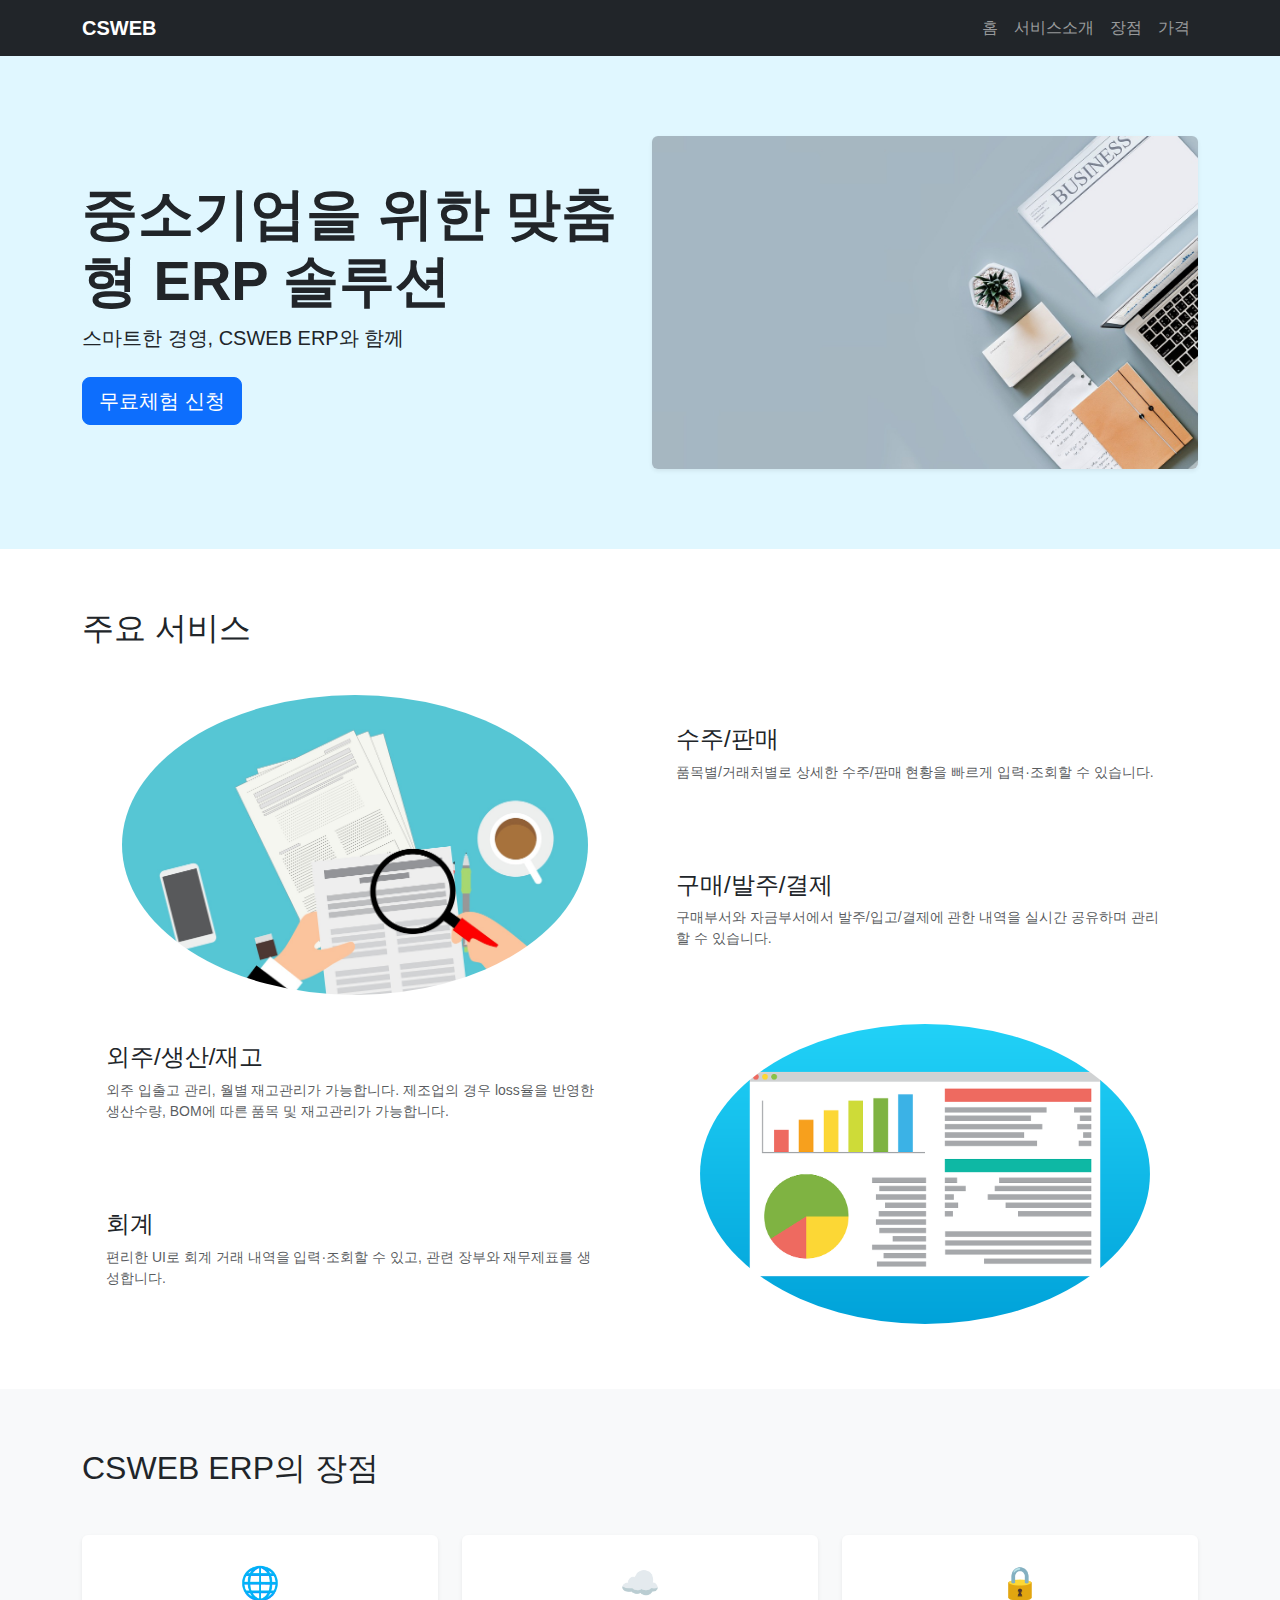
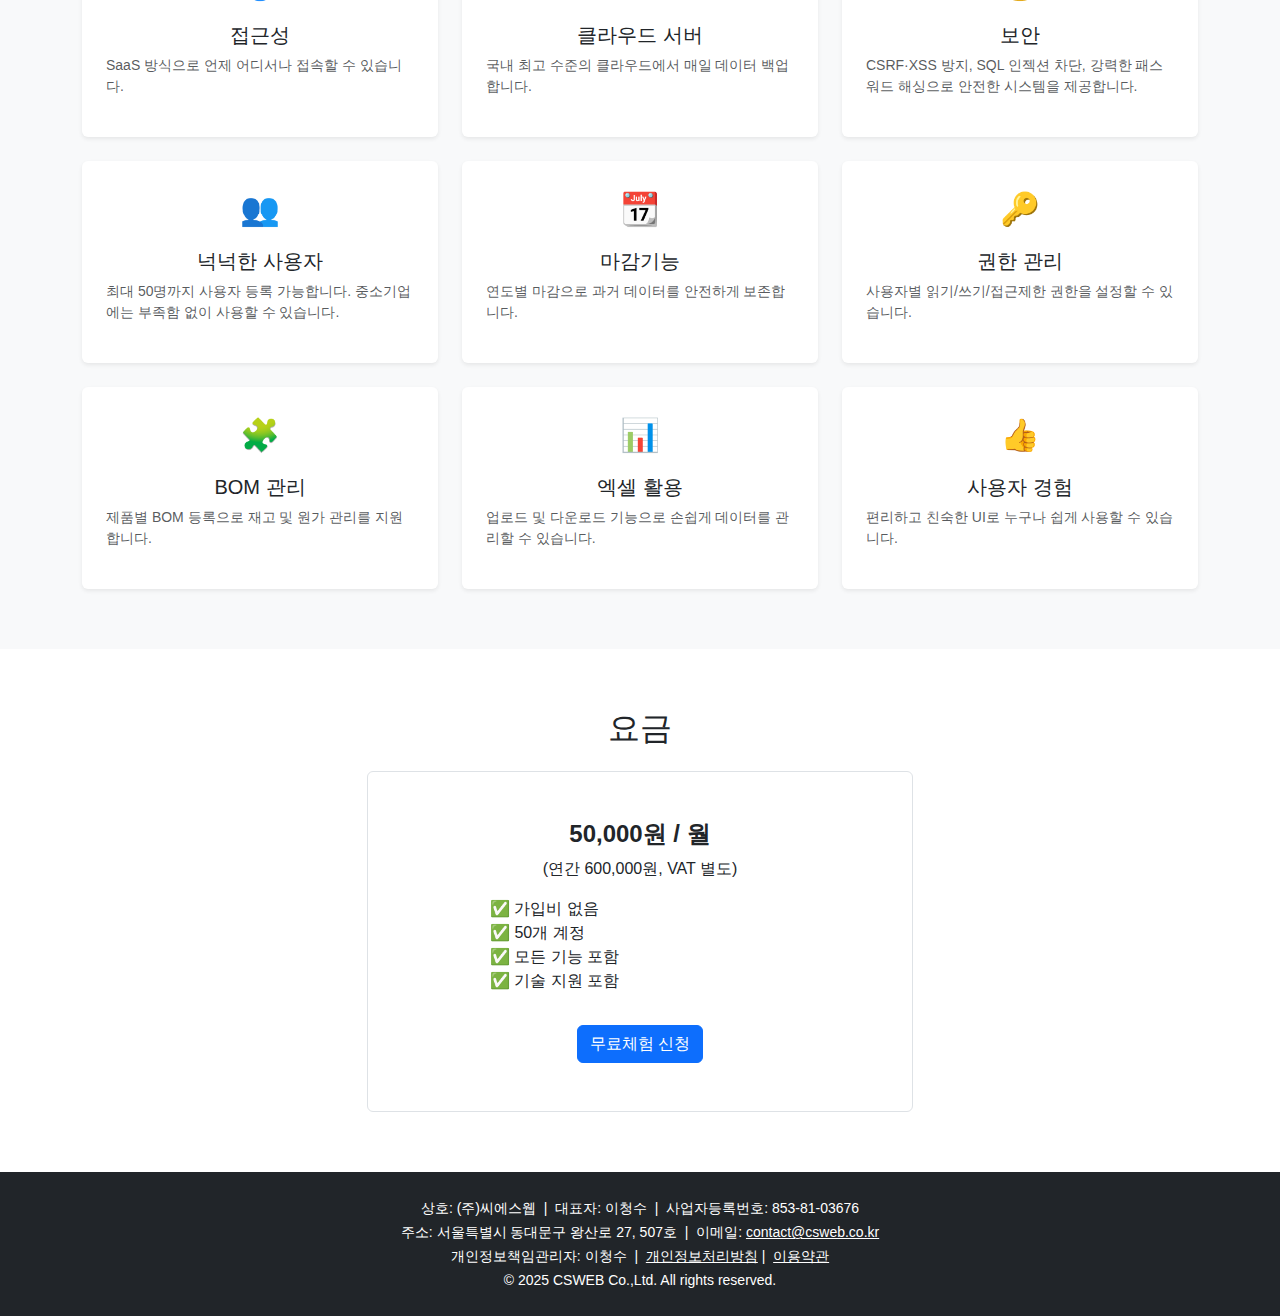
<file: index copy.html>
<!DOCTYPE html>
<html lang="ko">
<head>
    <meta charset="UTF-8" />
    <meta name="viewport" content="width=device-width, initial-scale=1" />
    <title>CSWEB ERP - 스마트 경영의 시작</title>
    <!-- Bootstrap 5 CSS -->
    <link href="https://cdn.jsdelivr.net/npm/bootstrap@5.3.2/dist/css/bootstrap.min.css" rel="stylesheet"/>
    <link href="/static/css/style.css" rel="stylesheet">
</head>
<body>
    <!-- Header -->
    <header class="bg-white shadow-sm fixed-top">
        <nav class="navbar navbar-expand-lg navbar-dark bg-dark fixed-top">
            <div class="container">
                <a class="navbar-brand fw-bold" href="#">CSWEB</a>
                <button class="navbar-toggler" type="button" data-bs-toggle="collapse" data-bs-target="#navbarNav">
                    <span class="navbar-toggler-icon"></span>
                </button>
                <div class="collapse navbar-collapse justify-content-end" id="navbarNav">
                    <ul class="navbar-nav">
                        <li class="nav-item"><a class="nav-link" href="#home">홈</a></li>
                        <li class="nav-item"><a class="nav-link" href="#services">서비스소개</a></li>
                        <li class="nav-item"><a class="nav-link" href="#advantages">장점</a></li>
                        <li class="nav-item"><a class="nav-link" href="#pricing">가격</a></li>
                    </ul>
                </div>
            </div>
        </nav>
    </header>

    <!-- Hero Section -->
    <section id="home" class="hero-section">
        <div class="container">
            <div class="row align-items-center">
                <!-- Text Column -->
                <div class="col-md-6 mb-4 mb-md-0">
                    <h1 class="display-4 fw-bold">중소기업을 위한 맞춤형 ERP 솔루션</h1>
                    <p class="lead mb-4">스마트한 경영, CSWEB ERP와 함께</p>
                    <a href="#advantages" class="btn btn-primary btn-lg">무료체험 신청</a>
                </div>
                <!-- Image Column -->
                <div class="col-md-6 text-center">
                    <img src="img/01.jpg" alt="메인 이미지" class="img-fluid rounded shadow-sm">
                </div>
            </div>
        </div>
    </section>

    <!-- Services Section -->
    <section id="services" class="section text-center">
        <div class="container">
            <h2 class="mb-5 text-start">주요 서비스</h2>
            <div class="row g-4 mb-4 align-items-center">
                <div class="col-md-6 d-flex justify-content-center">
                    <img src="img/02.jpg" alt="서비스 이미지" class="img-fluid rounded-circle" style="max-height: 300px;">
                </div>
                <div class="col-md-6">
                    <div class="row g-4 h-100">
                        <div class="col-12">
                            <div class="p-4 border-0 bg-transparent text-start h-100">
                                <!-- <div class="feature-icon mb-3">📦</div> -->
                                <h4>수주/판매</h4>
                                <p class="small text-muted">품목별/거래처별로 상세한 수주/판매 현황을 빠르게 입력·조회할 수 있습니다.</p>
                            </div>
                        </div>
                        <div class="col-12">
                            <div class="p-4 border-0 bg-transparent text-start h-100">
                                <!-- <div class="feature-icon mb-3">🛒</div> -->
                                <h4>구매/발주/결제</h4>
                                <p class="small text-muted">구매부서와 자금부서에서 발주/입고/결제에 관한 내역을 실시간 공유하며 관리 할 수 있습니다.</p>
                            </div>
                        </div>
                    </div>
                </div>
            </div>
        
            <div class="row g-4 align-items-center">
                <div class="col-md-6">
                    <div class="row g-4">
                        <div class="col-12">
                            <div class="p-4 border-0 bg-transparent text-start h-100">
                                <!-- <div class="feature-icon mb-3">🤝</div> -->
                                <h4>외주/생산/재고</h4>
                                <p class="small text-muted">
                                    외주 입출고 관리, 월별 재고관리가 가능합니다. 제조업의 경우 loss율을 반영한 생산수량, BOM에 따른 품목 및 재고관리가 가능합니다.
                                </p>
                            </div>
                        </div>
                        <div class="col-12">
                            <div class="p-4 border-0 bg-transparent text-start h-100">
                                <!-- <div class="feature-icon mb-3">📊</div> -->
                                <h4>회계</h4>
                                <p class="small text-muted">편리한 UI로 회계 거래 내역을 입력·조회할 수 있고, 관련 장부와 재무제표를 생성합니다.</p>
                            </div>
                        </div>
                    </div>
                </div>
                <div class="col-md-6 d-flex justify-content-center">
                    <img src="img/03.png" alt="서비스 이미지" class="img-fluid rounded-circle" style="max-height: 300px;">
                </div>
            </div>
        </div>
    </section>

    <!-- Advantages Section -->
    <section id="advantages" class="section bg-light text-center">
        <div class="container">
            <h2 class="mb-5 text-start">CSWEB ERP의 장점</h2>
            <div class="row g-4 align-items-stretch">
                <div class="col-md-4">
                    <div class="p-4 bg-white rounded shadow-sm h-100">
                        <div class="feature-icon mb-3" style="font-size: 2rem;">🌐</div>
                        <h5>접근성</h5>
                        <p class="small text-muted text-start">SaaS 방식으로 언제 어디서나 접속할 수 있습니다.</p>
                    </div>
                </div>
                <div class="col-md-4">
                    <div class="p-4 bg-white rounded shadow-sm h-100">
                        <div class="feature-icon mb-3" style="font-size: 2rem;">☁️</div>
                        <h5>클라우드 서버</h5>
                        <p class="small text-muted text-start">국내 최고 수준의 클라우드에서 매일 데이터 백업합니다.</p>
                    </div>
                </div>
                <div class="col-md-4">
                    <div class="p-4 bg-white rounded shadow-sm h-100">
                        <div class="feature-icon mb-3" style="font-size: 2rem;">🔒</div>
                        <h5>보안</h5>
                        <p class="small text-muted text-start">CSRF·XSS 방지, SQL 인젝션 차단, 강력한 패스워드 해싱으로 안전한 시스템을 제공합니다.</p>
                    </div>
                </div>

                <div class="col-md-4">
                    <div class="p-4 bg-white rounded shadow-sm h-100">
                        <div class="feature-icon mb-3" style="font-size: 2rem;">👥</div>
                        <h5>넉넉한 사용자</h5>
                        <p class="small text-muted text-start">최대 50명까지 사용자 등록 가능합니다. 중소기업에는 부족함 없이 사용할 수 있습니다.</p>
                    </div>
                </div>
                <div class="col-md-4">
                    <div class="p-4 bg-white rounded shadow-sm h-100">
                        <div class="feature-icon mb-3" style="font-size: 2rem;">📆</div>
                        <h5>마감기능</h5>
                        <p class="small text-muted text-start">연도별 마감으로 과거 데이터를 안전하게 보존합니다.</p>
                    </div>
                </div>
                <div class="col-md-4">
                    <div class="p-4 bg-white rounded shadow-sm h-100">
                        <div class="feature-icon mb-3" style="font-size: 2rem;">🔑</div>
                        <h5>권한 관리</h5>
                        <p class="small text-muted text-start">사용자별 읽기/쓰기/접근제한 권한을 설정할 수 있습니다.</p>
                    </div>
                </div>
        
                <div class="col-md-4">
                    <div class="p-4 bg-white rounded shadow-sm h-100">
                        <div class="feature-icon mb-3" style="font-size: 2rem;">🧩</div>
                        <h5>BOM 관리</h5>
                        <p class="small text-muted text-start">제품별 BOM 등록으로 재고 및 원가 관리를 지원합니다.</p>
                    </div>
                </div>
                <div class="col-md-4">
                    <div class="p-4 bg-white rounded shadow-sm h-100">
                        <div class="feature-icon mb-3" style="font-size: 2rem;">📊</div>
                        <h5>엑셀 활용</h5>
                        <p class="small text-muted text-start">업로드 및 다운로드 기능으로 손쉽게 데이터를 관리할 수 있습니다.</p>
                    </div>
                </div>
                <div class="col-md-4">
                    <div class="p-4 bg-white rounded shadow-sm h-100">
                        <div class="feature-icon mb-3" style="font-size: 2rem;">👍</div>
                        <h5>사용자 경험</h5>
                        <p class="small text-muted text-start">편리하고 친숙한 UI로 누구나 쉽게 사용할 수 있습니다.</p>
                    </div>
                </div>
            </div>
        </div>
    </section>

    <!-- Pricing Section -->
    <section id="pricing" class="section text-center">
        <div class="container">
            <h2 class="mb-4">요금</h2>
            <div class="row justify-content-center">
                <div class="col-md-6">
                    <div class="border rounded p-5 bg-white">
                        <h4 class="fw-bold">50,000원 / 월</h4>
                        <p>(연간 600,000원, VAT 별도)</p>
                        <ul class="list-unstyled text-start mx-auto" style="max-width:300px;">
                            <li>✅ 가입비 없음</li>
                            <li>✅ 50개 계정</li>
                            <li>✅ 모든 기능 포함</li>
                            <li>✅ 기술 지원 포함</li>
                        </ul>
                        <a href="#home" class="btn btn-primary mt-3">무료체험 신청</a>
                    </div>
                </div>
            </div>
        </div>
    </section>

    <!-- Footer -->
    <footer class="bg-dark text-white text-center p-4">
        <small>
            상호: (주)씨에스웹 &nbsp;|&nbsp; 대표자: 이청수 &nbsp;|&nbsp; 사업자등록번호: 853-81-03676<br />
            주소: 서울특별시 동대문구 왕산로 27, 507호 &nbsp;|&nbsp; 이메일: <span id="email-obf"></span> <!-- &nbsp;|&nbsp; 전화: 02-1234-5678 --><br />
            개인정보책임관리자: 이청수 &nbsp;|&nbsp; <a href="privacy.html" class="text-white text-decoration-underline">개인정보처리방침</a>&nbsp;|&nbsp; 
            <a href="terms.html" class="text-white text-decoration-underline">이용약관</a><br />
            © 2025 CSWEB Co.,Ltd. All rights reserved.
        </small>
    </footer>

    <script src="/static/js/scripts.js"></script>
    <script src="https://cdn.jsdelivr.net/npm/bootstrap@5.3.2/dist/js/bootstrap.bundle.min.js"></script>

</body>
</html>
</file>
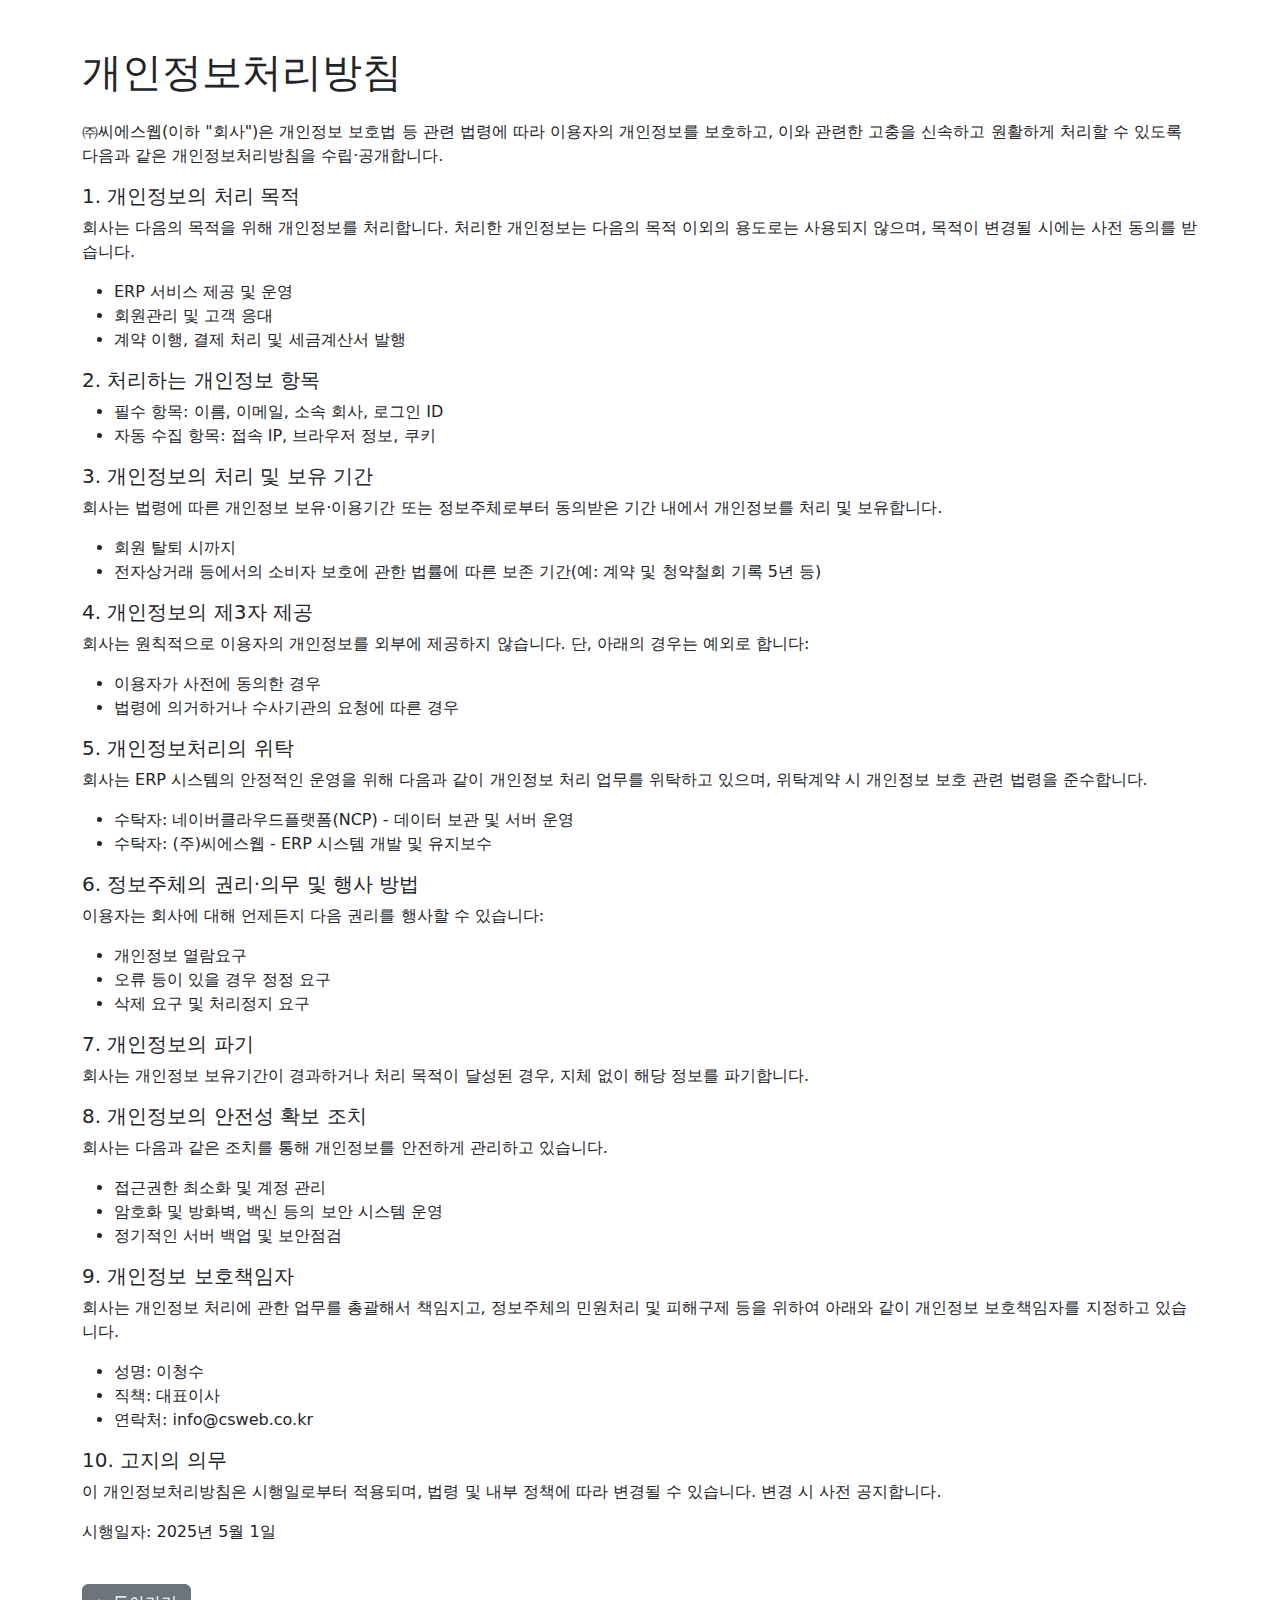
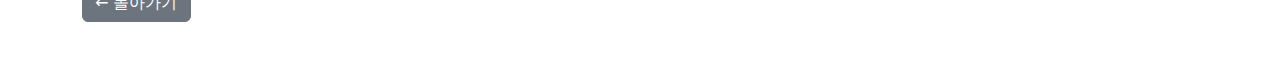
<file: privacy.html>
<!DOCTYPE html>
<html lang="ko">
<head>
    <meta charset="UTF-8" />
    <meta name="viewport" content="width=device-width, initial-scale=1" />
    <title>개인정보처리방침 - CSWEB</title>
    <link href="https://cdn.jsdelivr.net/npm/bootstrap@5.3.2/dist/css/bootstrap.min.css" rel="stylesheet" />
</head>
<body>
    <div class="container py-5">
        <h1 class="mb-4">개인정보처리방침</h1>
        <p>
            ㈜씨에스웹(이하 "회사")은 개인정보 보호법 등 관련 법령에 따라 이용자의 개인정보를 보호하고, 이와 관련한 고충을 신속하고 원활하게 처리할 수 있도록 다음과 같은 개인정보처리방침을 수립·공개합니다.
        </p>

        <h5>1. 개인정보의 처리 목적</h5>
        <p>
            회사는 다음의 목적을 위해 개인정보를 처리합니다. 처리한 개인정보는 다음의 목적 이외의 용도로는 사용되지 않으며, 목적이 변경될 시에는 사전 동의를 받습니다.
        </p>
        <ul>
            <li>ERP 서비스 제공 및 운영</li>
            <li>회원관리 및 고객 응대</li>
            <li>계약 이행, 결제 처리 및 세금계산서 발행</li>
        </ul>

        <h5>2. 처리하는 개인정보 항목</h5>
        <ul>
            <li>필수 항목: 이름, 이메일, 소속 회사, 로그인 ID</li>
            <li>자동 수집 항목: 접속 IP, 브라우저 정보, 쿠키</li>
        </ul>

        <h5>3. 개인정보의 처리 및 보유 기간</h5>
        <p>
            회사는 법령에 따른 개인정보 보유·이용기간 또는 정보주체로부터 동의받은 기간 내에서 개인정보를 처리 및 보유합니다.
        </p>
        <ul>
            <li>회원 탈퇴 시까지</li>
            <li>전자상거래 등에서의 소비자 보호에 관한 법률에 따른 보존 기간(예: 계약 및 청약철회 기록 5년 등)</li>
        </ul>

        <h5>4. 개인정보의 제3자 제공</h5>
        <p>회사는 원칙적으로 이용자의 개인정보를 외부에 제공하지 않습니다. 단, 아래의 경우는 예외로 합니다:</p>
        <ul>
            <li>이용자가 사전에 동의한 경우</li>
            <li>법령에 의거하거나 수사기관의 요청에 따른 경우</li>
        </ul>

        <h5>5. 개인정보처리의 위탁</h5>
        <p>
            회사는 ERP 시스템의 안정적인 운영을 위해 다음과 같이 개인정보 처리 업무를 위탁하고 있으며, 위탁계약 시 개인정보 보호 관련 법령을 준수합니다.
        </p>
        <ul>
            <li>수탁자: 네이버클라우드플랫폼(NCP) - 데이터 보관 및 서버 운영</li>
            <li>수탁자: (주)씨에스웹 - ERP 시스템 개발 및 유지보수</li>
        </ul>

        <h5>6. 정보주체의 권리·의무 및 행사 방법</h5>
        <p>
            이용자는 회사에 대해 언제든지 다음 권리를 행사할 수 있습니다:
        </p>
        <ul>
            <li>개인정보 열람요구</li>
            <li>오류 등이 있을 경우 정정 요구</li>
            <li>삭제 요구 및 처리정지 요구</li>
        </ul>

        <h5>7. 개인정보의 파기</h5>
        <p>
            회사는 개인정보 보유기간이 경과하거나 처리 목적이 달성된 경우, 지체 없이 해당 정보를 파기합니다.
        </p>

        <h5>8. 개인정보의 안전성 확보 조치</h5>
        <p>회사는 다음과 같은 조치를 통해 개인정보를 안전하게 관리하고 있습니다.</p>
        <ul>
            <li>접근권한 최소화 및 계정 관리</li>
            <li>암호화 및 방화벽, 백신 등의 보안 시스템 운영</li>
            <li>정기적인 서버 백업 및 보안점검</li>
        </ul>

        <h5>9. 개인정보 보호책임자</h5>
        <p>
            회사는 개인정보 처리에 관한 업무를 총괄해서 책임지고, 정보주체의 민원처리 및 피해구제 등을 위하여 아래와 같이 개인정보 보호책임자를 지정하고 있습니다.
        </p>
        <ul>
            <li>성명: 이청수</li>
            <li>직책: 대표이사</li>
            <li>연락처: info@csweb.co.kr</li>
        </ul>

        <h5>10. 고지의 의무</h5>
        <p>
            이 개인정보처리방침은 시행일로부터 적용되며, 법령 및 내부 정책에 따라 변경될 수 있습니다. 변경 시 사전 공지합니다.
        </p>
        <p>시행일자: 2025년 5월 1일</p>
        <a href="index.html" class="btn btn-secondary mt-4">← 돌아가기</a>
    </div>
</body>
</html>
</file>
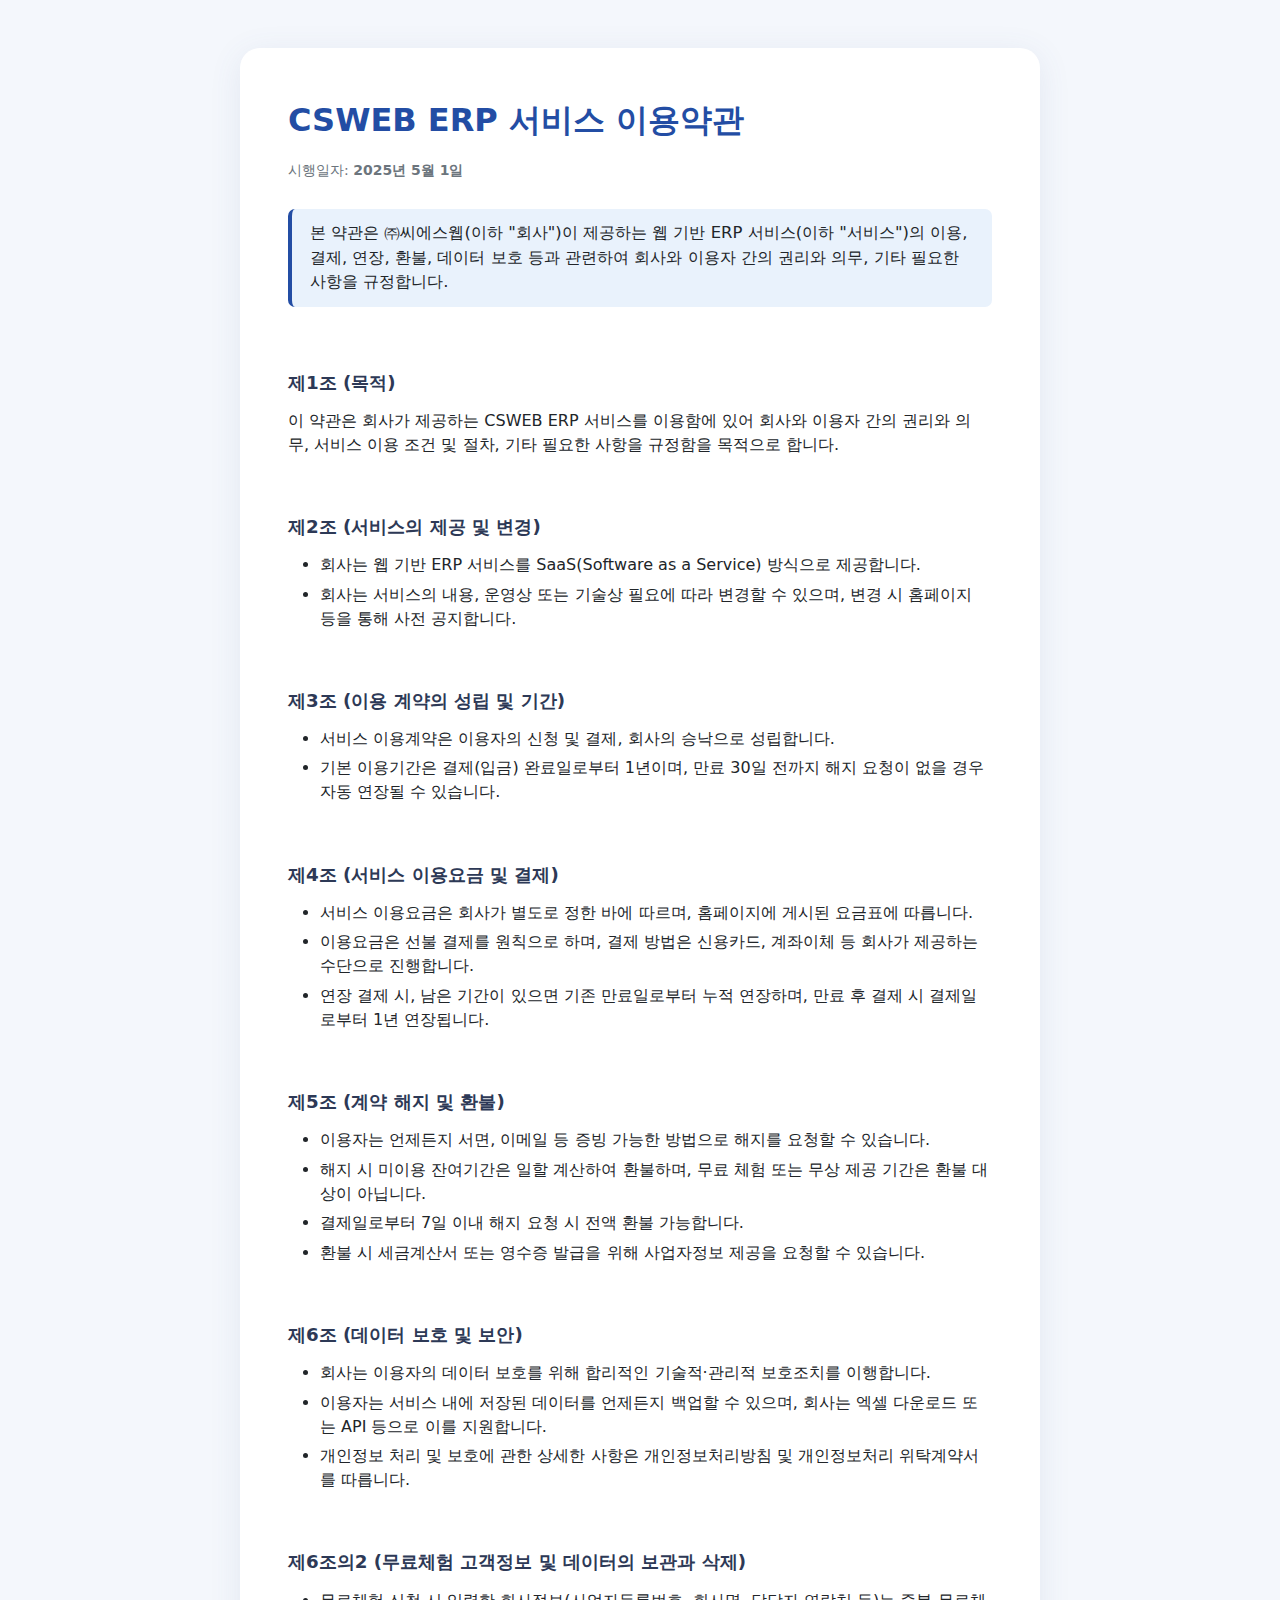
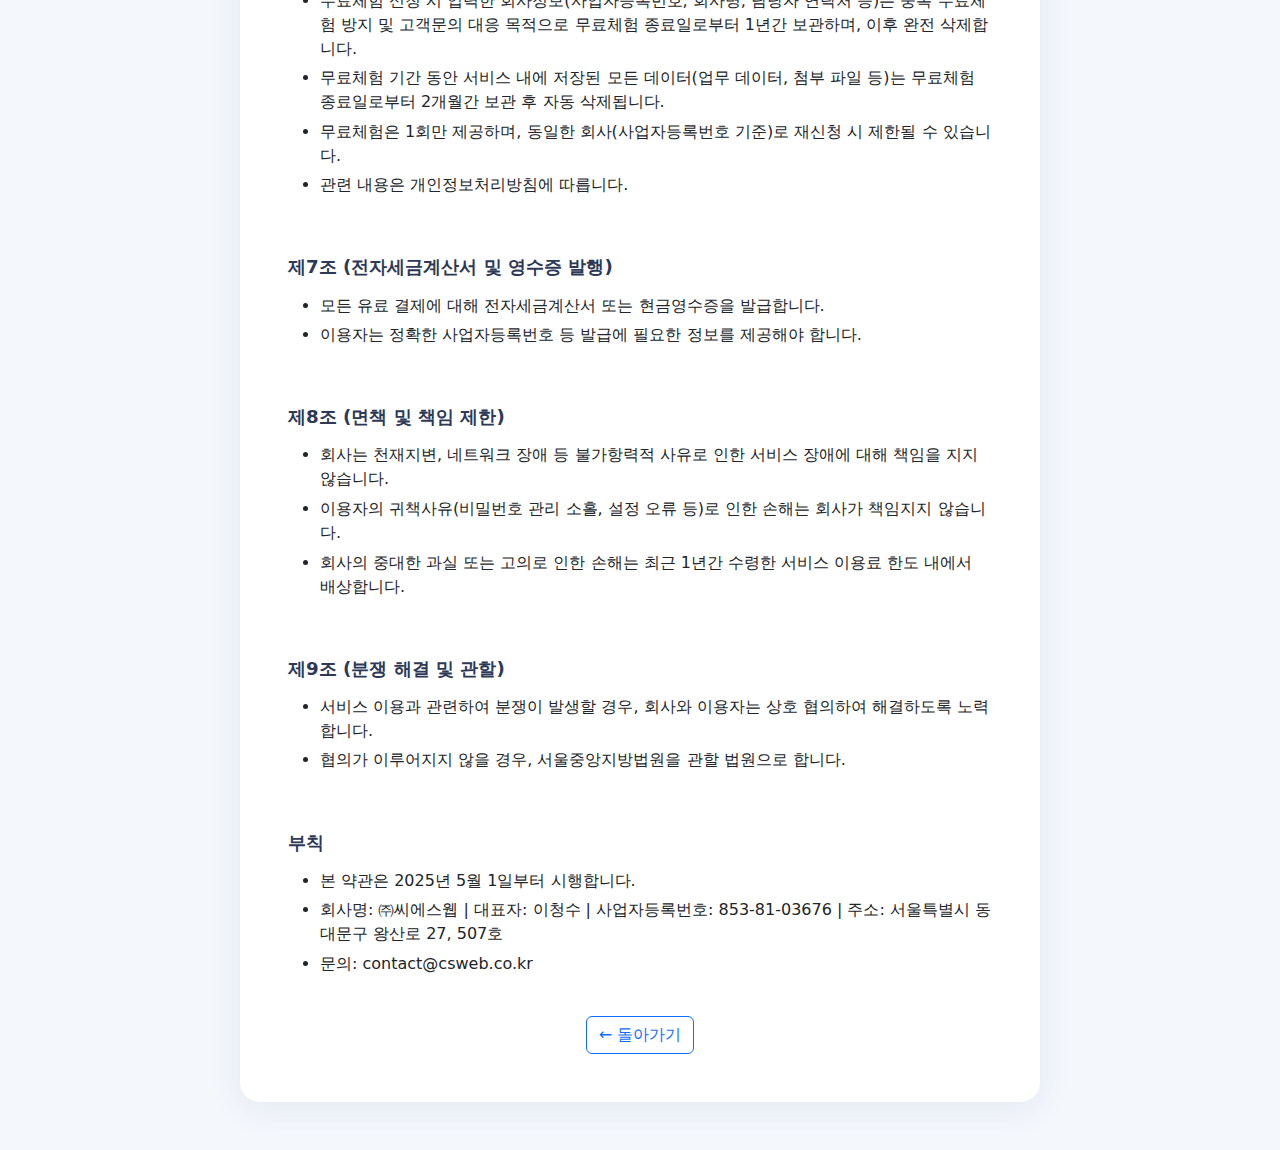
<file: terms.html>
<!DOCTYPE html>
<html lang="ko">
<head>
    <meta charset="UTF-8" />
    <meta name="viewport" content="width=device-width, initial-scale=1" />
    <title>이용약관 - CSWEB ERP</title>
    <link href="https://cdn.jsdelivr.net/npm/bootstrap@5.3.2/dist/css/bootstrap.min.css" rel="stylesheet"/>
    <style>
        body { background: #f4f7fc; }
        .terms-card { max-width: 800px; margin: 48px auto; border-radius: 20px; box-shadow: 0 6px 32px 0 rgba(80, 101, 148, 0.10); border: 0; background: #fff; }
        .terms-title { font-size: 2rem; font-weight: bold; color: #234da4; margin-bottom: 0.5em; }
        .terms-section-title { font-size: 1.14rem; color: #2d3956; font-weight: 600; margin-top: 2.2em; margin-bottom: 0.7em; }
        .terms-section-list li { margin-bottom: 0.35em; }
        .terms-highlight { background: #e9f2fc; border-left: 4px solid #234da4; padding: 12px 18px; border-radius: 7px; font-size: 1.03rem; margin-bottom: 1.3em; }
    </style>
</head>
<body>
    <div class="container">
        <div class="card terms-card px-4 px-md-5 py-5">
            <div class="mb-4">
                <div class="terms-title">CSWEB ERP 서비스 이용약관</div>
                <div class="text-secondary small mb-1">시행일자: <b>2025년 5월 1일</b></div>
            </div>
            <div class="terms-highlight">
                본 약관은 ㈜씨에스웹(이하 "회사")이 제공하는 웹 기반 ERP 서비스(이하 "서비스")의 이용, 결제, 연장, 환불, 데이터 보호 등과 관련하여 회사와 이용자 간의 권리와 의무, 기타 필요한 사항을 규정합니다.
            </div>
            
            <div>
                <div class="terms-section-title">제1조 (목적)</div>
                <p>이 약관은 회사가 제공하는 CSWEB ERP 서비스를 이용함에 있어 회사와 이용자 간의 권리와 의무, 서비스 이용 조건 및 절차, 기타 필요한 사항을 규정함을 목적으로 합니다.</p>
            </div>
            
            <div>
                <div class="terms-section-title">제2조 (서비스의 제공 및 변경)</div>
                <ul class="terms-section-list">
                    <li>회사는 웹 기반 ERP 서비스를 SaaS(Software as a Service) 방식으로 제공합니다.</li>
                    <li>회사는 서비스의 내용, 운영상 또는 기술상 필요에 따라 변경할 수 있으며, 변경 시 홈페이지 등을 통해 사전 공지합니다.</li>
                </ul>
            </div>
            
            <div>
                <div class="terms-section-title">제3조 (이용 계약의 성립 및 기간)</div>
                <ul class="terms-section-list">
                    <li>서비스 이용계약은 이용자의 신청 및 결제, 회사의 승낙으로 성립합니다.</li>
                    <li>기본 이용기간은 결제(입금) 완료일로부터 1년이며, 만료 30일 전까지 해지 요청이 없을 경우 자동 연장될 수 있습니다.</li>
                </ul>
            </div>
            
            <div>
                <div class="terms-section-title">제4조 (서비스 이용요금 및 결제)</div>
                <ul class="terms-section-list">
                    <li>서비스 이용요금은 회사가 별도로 정한 바에 따르며, 홈페이지에 게시된 요금표에 따릅니다.</li>
                    <li>이용요금은 선불 결제를 원칙으로 하며, 결제 방법은 신용카드, 계좌이체 등 회사가 제공하는 수단으로 진행합니다.</li>
                    <li>연장 결제 시, 남은 기간이 있으면 기존 만료일로부터 누적 연장하며, 만료 후 결제 시 결제일로부터 1년 연장됩니다.</li>
                </ul>
            </div>
            
            <div>
                <div class="terms-section-title">제5조 (계약 해지 및 환불)</div>
                <ul class="terms-section-list">
                    <li>이용자는 언제든지 서면, 이메일 등 증빙 가능한 방법으로 해지를 요청할 수 있습니다.</li>
                    <li>해지 시 미이용 잔여기간은 일할 계산하여 환불하며, 무료 체험 또는 무상 제공 기간은 환불 대상이 아닙니다.</li>
                    <li>결제일로부터 7일 이내 해지 요청 시 전액 환불 가능합니다.</li>
                    <li>환불 시 세금계산서 또는 영수증 발급을 위해 사업자정보 제공을 요청할 수 있습니다.</li>
                </ul>
            </div>

            <div>
                <div class="terms-section-title">제6조 (데이터 보호 및 보안)</div>
                <ul class="terms-section-list">
                    <li>회사는 이용자의 데이터 보호를 위해 합리적인 기술적·관리적 보호조치를 이행합니다.</li>
                    <li>이용자는 서비스 내에 저장된 데이터를 언제든지 백업할 수 있으며, 회사는 엑셀 다운로드 또는 API 등으로 이를 지원합니다.</li>
                    <li>개인정보 처리 및 보호에 관한 상세한 사항은 개인정보처리방침 및 개인정보처리 위탁계약서를 따릅니다.</li>
                </ul>
            </div>
            
            <div>
                <div class="terms-section-title">제6조의2 (무료체험 고객정보 및 데이터의 보관과 삭제)</div>
                <ul class="terms-section-list">
                    <li>무료체험 신청 시 입력한 회사정보(사업자등록번호, 회사명, 담당자 연락처 등)는 중복 무료체험 방지 및 고객문의 대응 목적으로 무료체험 종료일로부터 1년간 보관하며, 이후 완전 삭제합니다.</li>
                    <li>무료체험 기간 동안 서비스 내에 저장된 모든 데이터(업무 데이터, 첨부 파일 등)는 무료체험 종료일로부터 2개월간 보관 후 자동 삭제됩니다.</li>
                    <li>무료체험은 1회만 제공하며, 동일한 회사(사업자등록번호 기준)로 재신청 시 제한될 수 있습니다.</li>
                    <li>관련 내용은 개인정보처리방침에 따릅니다.</li>
                </ul>
            </div>
            
            <div>
                <div class="terms-section-title">제7조 (전자세금계산서 및 영수증 발행)</div>
                <ul class="terms-section-list">
                    <li>모든 유료 결제에 대해 전자세금계산서 또는 현금영수증을 발급합니다.</li>
                    <li>이용자는 정확한 사업자등록번호 등 발급에 필요한 정보를 제공해야 합니다.</li>
                </ul>
            </div>
            
            <div>
                <div class="terms-section-title">제8조 (면책 및 책임 제한)</div>
                <ul class="terms-section-list">
                    <li>회사는 천재지변, 네트워크 장애 등 불가항력적 사유로 인한 서비스 장애에 대해 책임을 지지 않습니다.</li>
                    <li>이용자의 귀책사유(비밀번호 관리 소홀, 설정 오류 등)로 인한 손해는 회사가 책임지지 않습니다.</li>
                    <li>회사의 중대한 과실 또는 고의로 인한 손해는 최근 1년간 수령한 서비스 이용료 한도 내에서 배상합니다.</li>
                </ul>
            </div>
            
            <div>
                <div class="terms-section-title">제9조 (분쟁 해결 및 관할)</div>
                <ul class="terms-section-list">
                    <li>서비스 이용과 관련하여 분쟁이 발생할 경우, 회사와 이용자는 상호 협의하여 해결하도록 노력합니다.</li>
                    <li>협의가 이루어지지 않을 경우, 서울중앙지방법원을 관할 법원으로 합니다.</li>
                </ul>
            </div>
            
            <div>
                <div class="terms-section-title">부칙</div>
                <ul class="terms-section-list">
                    <li>본 약관은 2025년 5월 1일부터 시행합니다.</li>
                    <li>회사명: ㈜씨에스웹&nbsp;|&nbsp;대표자: 이청수&nbsp;|&nbsp;사업자등록번호: 853-81-03676&nbsp;|&nbsp;주소: 서울특별시 동대문구 왕산로 27, 507호</li>
                    <li>문의: contact@csweb.co.kr</li>
                </ul>
            </div>
            
            <div class="text-center mt-4">
                <a href="index.html" class="btn btn-outline-primary">← 돌아가기</a>
            </div>
        </div>
    </div>
</body>
</html>
</file>
<file: static/css/style.css>
body {
    font-family: 'Noto Sans', sans-serif;
    padding-top: 56px;
  }
.hero-section {
background-color: #e0f7ff;
padding: 80px 0;
}
.section {
padding: 60px 20px;
}
.feature-icon {
font-size: 2rem;
}
</file>
